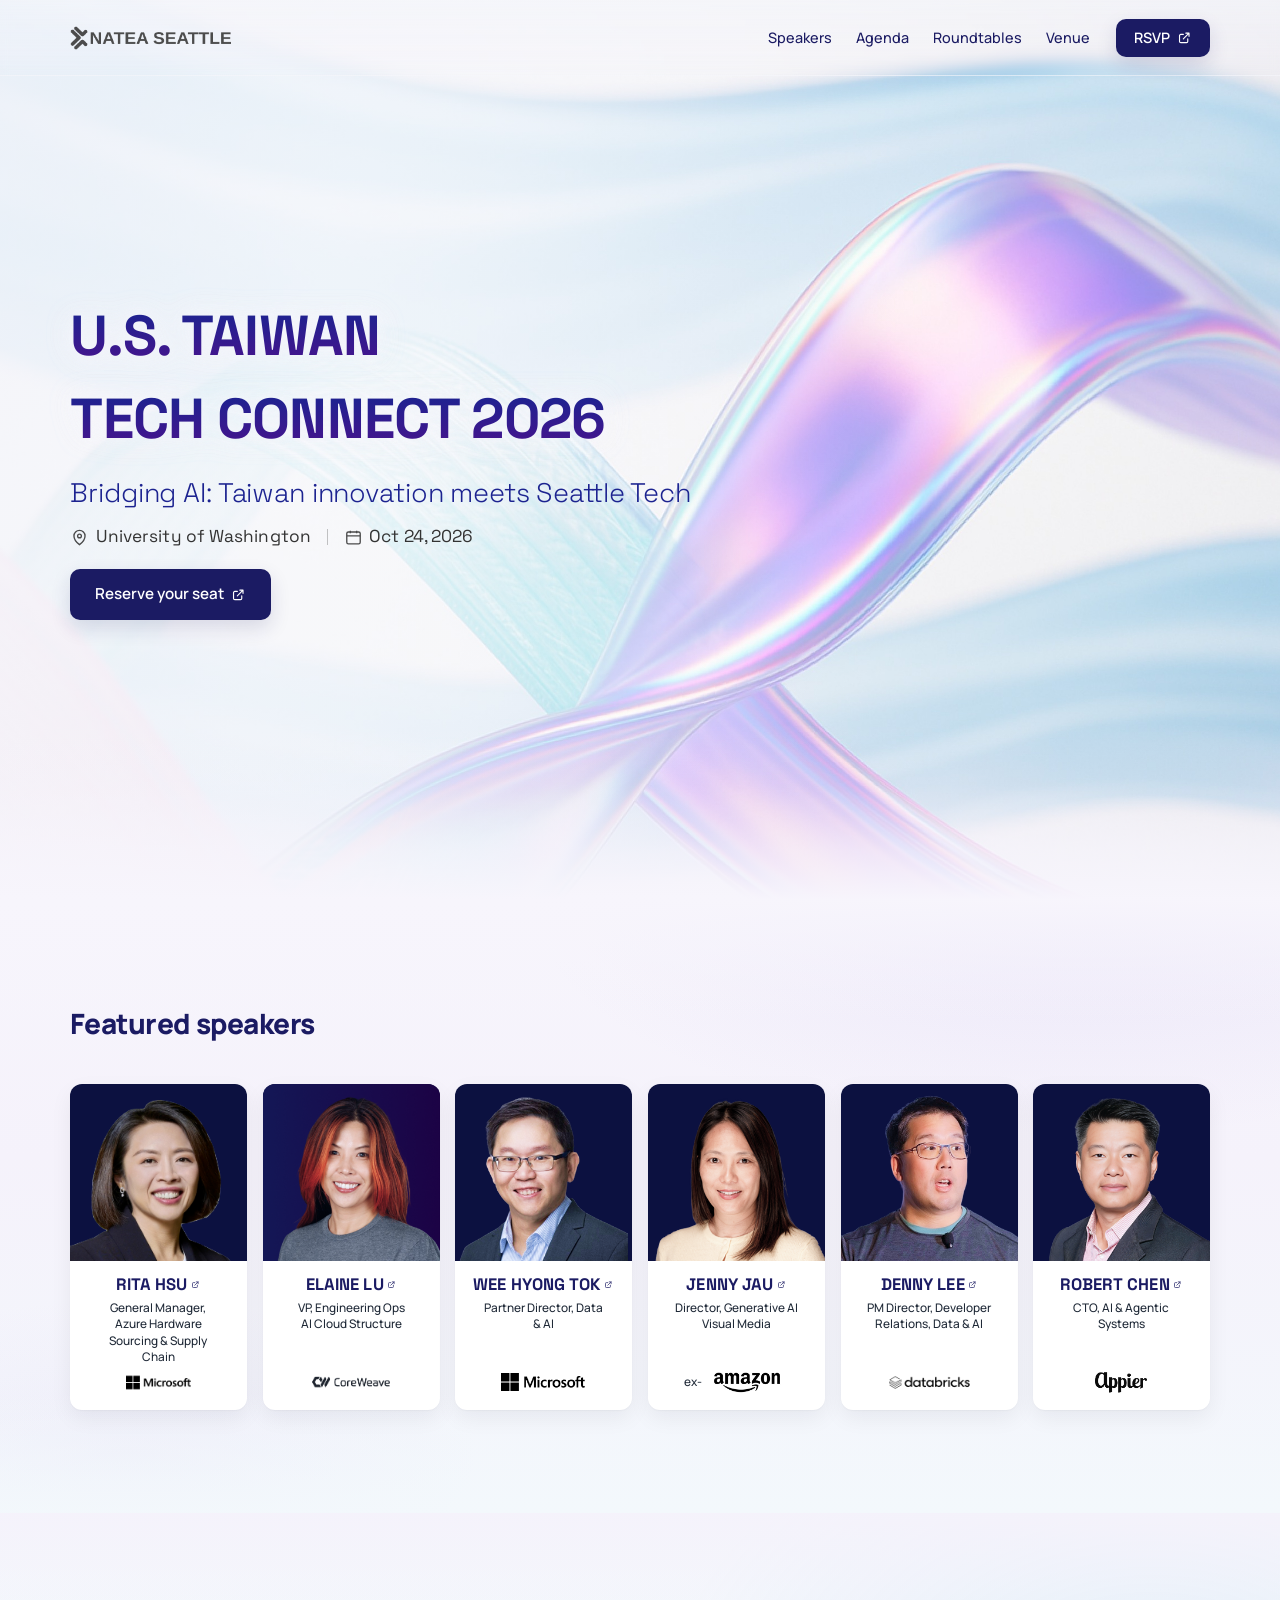
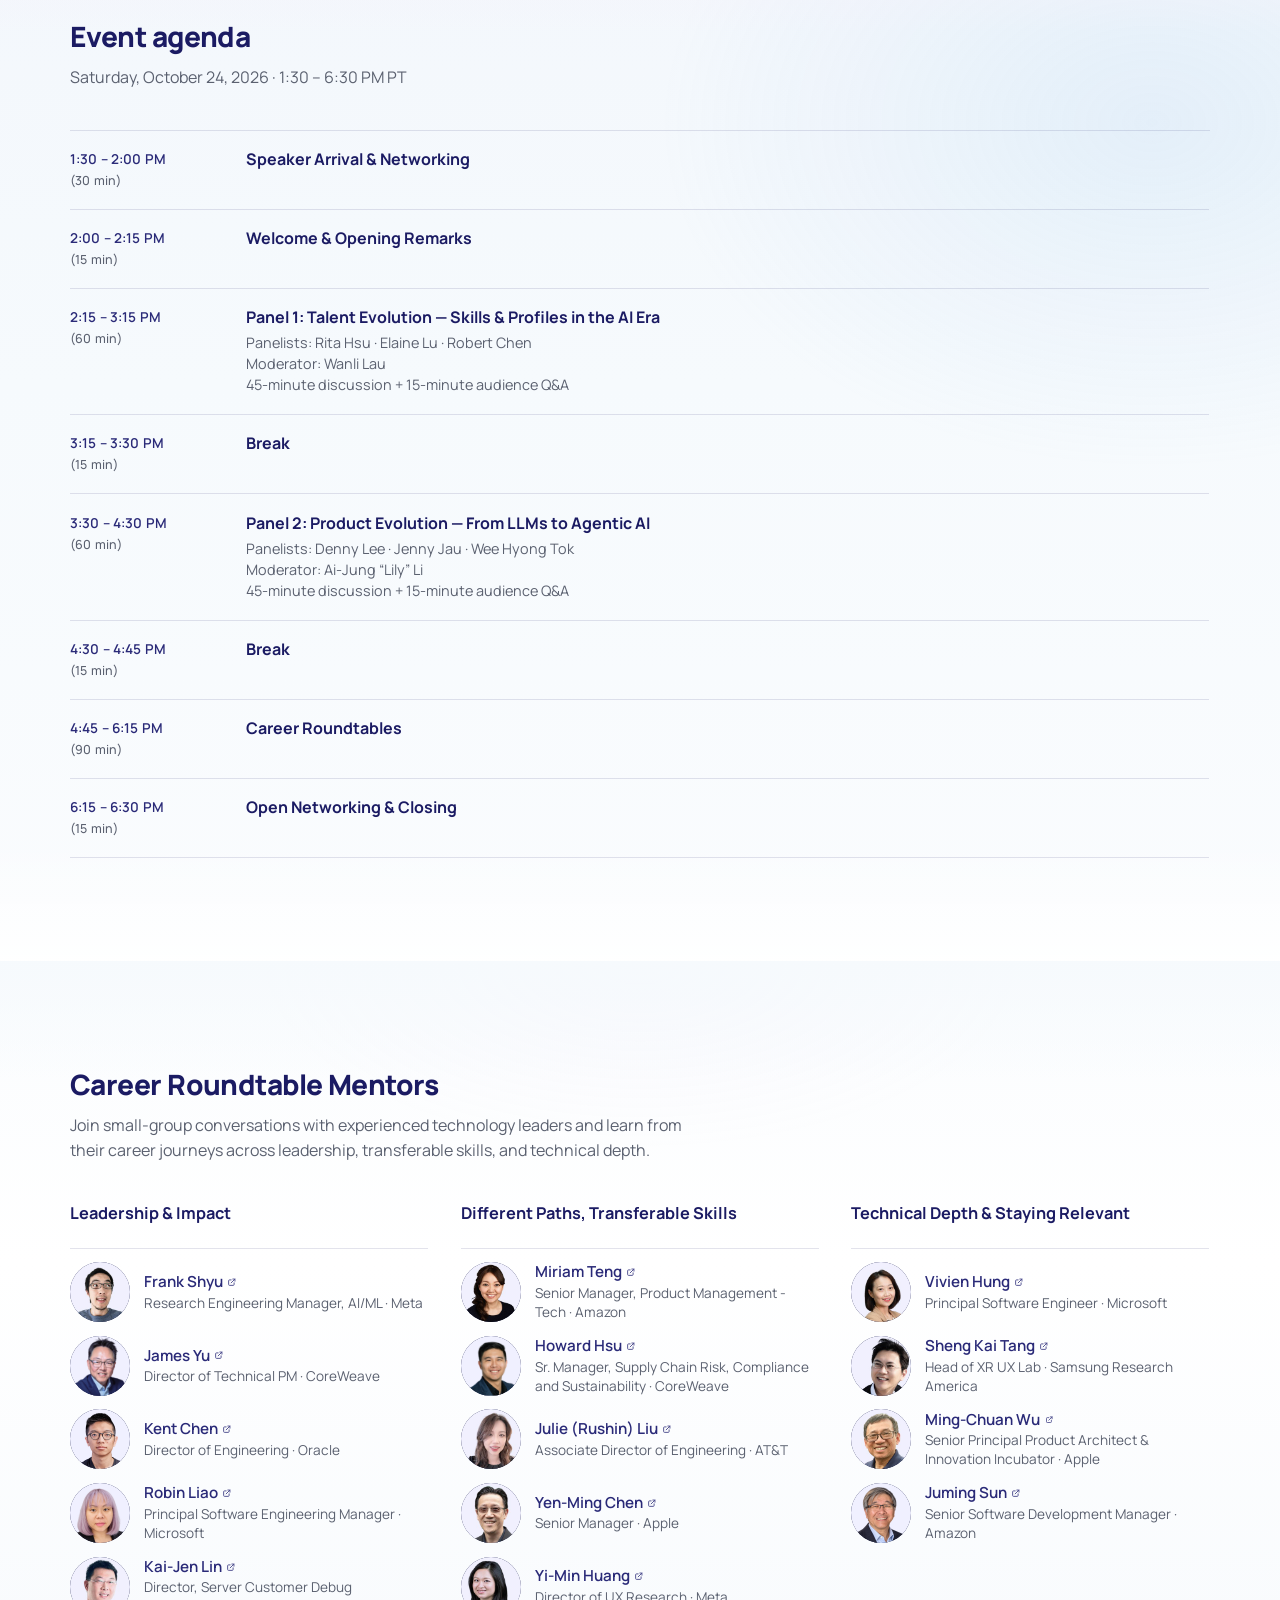
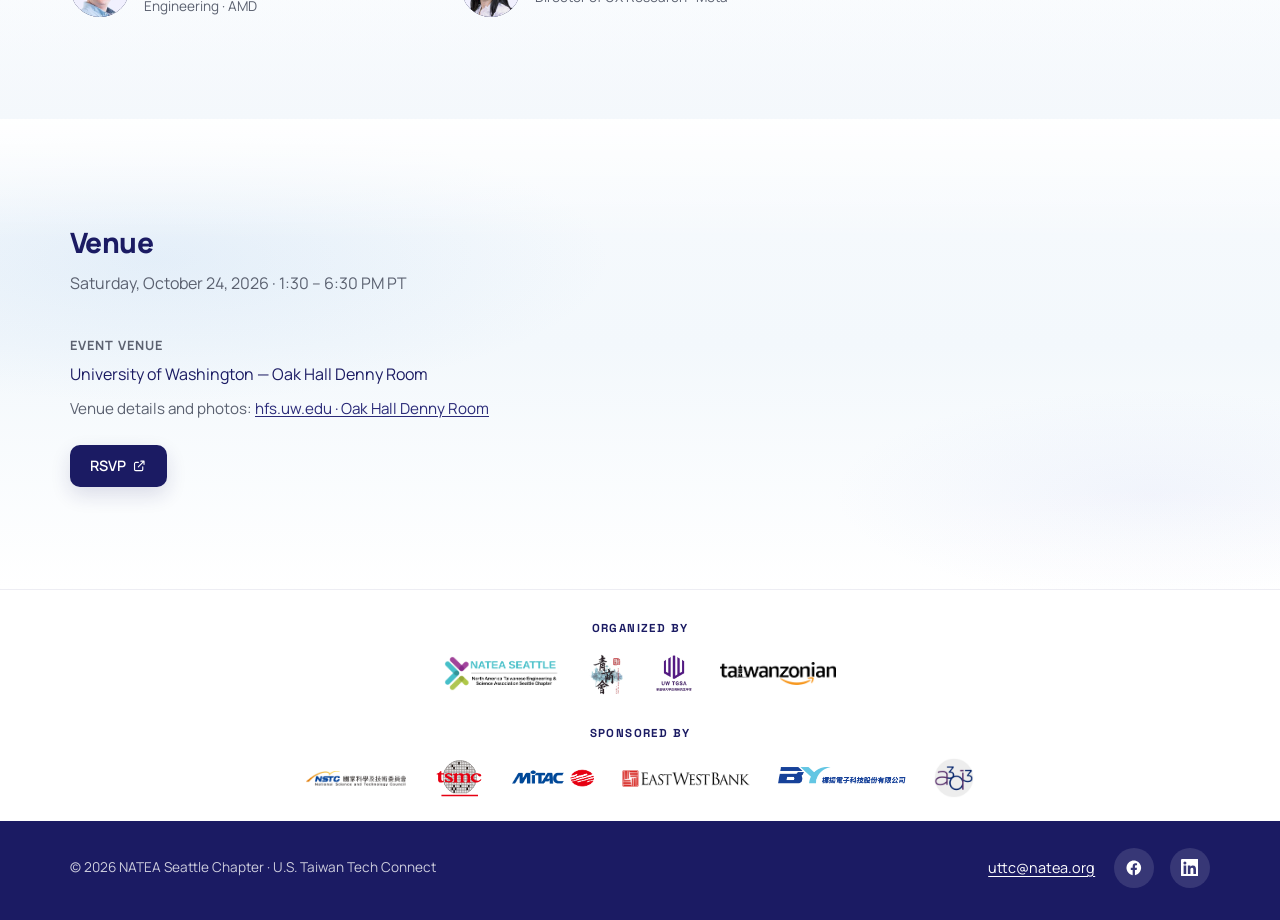
<file: index.html>
<!DOCTYPE html>
<html lang="en">
  <head>
    <meta charset="utf-8" />
    <meta name="viewport" content="width=device-width, initial-scale=1, viewport-fit=cover" />
    <title>2026 U.S. Taiwan Tech Connect · NATEA Seattle</title>
    <meta
      name="description"
      content="U.S. Taiwan Tech Connect 2026 — Bridging AI: Taiwan innovation meets Seattle Tech. Saturday, Oct 24, 2026, 1:30–6:30 PM at University of Washington — Oak Hall Denny Room. Hosted by NATEA Seattle Chapter."
    />
    <link rel="preconnect" href="https://fonts.googleapis.com" />
    <link rel="preconnect" href="https://fonts.gstatic.com" crossorigin />
    <link
      href="https://fonts.googleapis.com/css2?family=Manrope:wght@400;500;600;700;800&family=Space+Grotesk:wght@300;400;500;700&display=swap"
      rel="stylesheet"
    />
    <link rel="icon" href="assets/favicon-ribbon.png?v=20260811a" type="image/png" sizes="any" />
    <link rel="apple-touch-icon" href="assets/apple-touch-icon.png?v=20260811a" />
    <link rel="stylesheet" href="css/styles.css?v=20261002a" />
  </head>
  <body>
    <a class="skip-link" href="#main">Skip to content</a>

    <header class="site-header">
      <div class="container site-header__inner">
        <a class="brand" href="#top" aria-label="NATEA Seattle home">
          <img
            class="brand__logo"
            src="assets/NATEA%20Seattle%20Black.png?v=20260811g"
            width="259"
            height="40"
            alt="NATEA Seattle"
            decoding="async"
          />
        </a>

        <nav class="nav" aria-label="Primary">
          <a href="#speakers">Speakers</a>
          <a href="#agenda">Agenda</a>
          <a href="#roundtables">Roundtables</a>
          <a href="#venue">Venue</a>
          <a
            class="btn btn--primary btn--nav"
            href="https://www.zeffy.com/en-US/ticketing/us-taiwan-tech-connect--2026"
            target="_blank"
            rel="noopener noreferrer"
          >
            RSVP
            <svg class="btn__icon" viewBox="0 0 24 24" fill="none" aria-hidden="true">
              <path
                d="M14 5h5v5M19 5l-9 9M10 7H6a2 2 0 0 0-2 2v9a2 2 0 0 0 2 2h9a2 2 0 0 0 2-2v-4"
                stroke="currentColor"
                stroke-width="1.8"
                stroke-linecap="round"
                stroke-linejoin="round"
              />
            </svg>
          </a>
        </nav>

        <div class="site-header__actions">
          <a
            class="btn btn--primary btn--header-rsvp"
            href="https://www.zeffy.com/en-US/ticketing/us-taiwan-tech-connect--2026"
            target="_blank"
            rel="noopener noreferrer"
          >
            RSVP
            <svg class="btn__icon" viewBox="0 0 24 24" fill="none" aria-hidden="true">
              <path
                d="M14 5h5v5M19 5l-9 9M10 7H6a2 2 0 0 0-2 2v9a2 2 0 0 0 2 2h9a2 2 0 0 0 2-2v-4"
                stroke="currentColor"
                stroke-width="1.8"
                stroke-linecap="round"
                stroke-linejoin="round"
              />
            </svg>
          </a>

          <button
            class="nav-toggle"
            type="button"
            aria-expanded="false"
            aria-controls="mobile-nav"
            aria-label="Open menu"
          >
            <span class="nav-toggle__bars" aria-hidden="true">
              <span></span><span></span><span></span>
            </span>
          </button>
        </div>
      </div>

      <nav id="mobile-nav" class="nav-panel" aria-label="Mobile">
        <a href="#speakers">Speakers</a>
        <a href="#agenda">Agenda</a>
        <a href="#roundtables">Roundtables</a>
        <a href="#venue">Venue</a>
      </nav>
    </header>

    <main id="main">
      <section class="hero" id="top" aria-labelledby="hero-title">
        <!-- One photo only: canvas gently warps it (no ribbon overlay stack) -->
        <div class="hero__visual" aria-hidden="true">
          <img
            class="hero__base"
            id="hero-bg-src"
            src="assets/hero-base.jpg?v=20260811z"
            width="2880"
            height="1620"
            alt=""
            decoding="async"
            fetchpriority="high"
          />
          <canvas class="hero__waves" id="hero-waves" width="1600" height="900"></canvas>
        </div>

        <div class="container hero__inner">
          <div class="hero__copy">
            <h1 class="hero__title" id="hero-title">
              <span>U.S. TAIWAN</span>
              <span>TECH CONNECT 2026</span>
            </h1>

            <p class="hero__tagline">Bridging AI: Taiwan innovation meets Seattle Tech</p>

            <p class="hero__meta">
              <span class="hero__meta-item">
                <svg viewBox="0 0 24 24" fill="none" aria-hidden="true">
                  <path
                    d="M12 21s7-5.2 7-11a7 7 0 1 0-14 0c0 5.8 7 11 7 11Z"
                    stroke="currentColor"
                    stroke-width="1.7"
                  />
                  <circle cx="12" cy="10" r="2.35" stroke="currentColor" stroke-width="1.7" />
                </svg>
                University of Washington
              </span>
              <span class="hero__meta-sep" aria-hidden="true"></span>
              <span class="hero__meta-item">
                <svg viewBox="0 0 24 24" fill="none" aria-hidden="true">
                  <rect x="3.5" y="5" width="17" height="15" rx="2" stroke="currentColor" stroke-width="1.7" />
                  <path d="M8 3.5v3M16 3.5v3M3.5 10h17" stroke="currentColor" stroke-width="1.7" />
                </svg>
                Oct 24, 2026
              </span>
            </p>

            <a
              class="btn btn--primary btn--hero"
              href="https://www.zeffy.com/en-US/ticketing/us-taiwan-tech-connect--2026"
              target="_blank"
              rel="noopener noreferrer"
            >
              Reserve your seat
              <svg class="btn__icon" viewBox="0 0 24 24" fill="none" aria-hidden="true">
                <path
                  d="M14 5h5v5M19 5l-9 9M10 7H6a2 2 0 0 0-2 2v9a2 2 0 0 0 2 2h9a2 2 0 0 0 2-2v-4"
                  stroke="currentColor"
                  stroke-width="1.8"
                  stroke-linecap="round"
                  stroke-linejoin="round"
                />
              </svg>
            </a>
          </div>
        </div>
      </section>

      <section class="section section--speakers" id="speakers" aria-labelledby="speakers-title">
        <div class="container">
          <div class="section__head">
            <h2 class="section__title" id="speakers-title">Featured speakers</h2>
          </div>

          <ul class="speakers-grid">
            <li class="speaker">
              <div class="speaker__photo">
                <img
                  src="assets/speakers/Rita.png"
                  alt=""
                  width="310"
                  height="300"
                  loading="lazy"
                />
              </div>
              <div class="speaker__body">
                <h3 class="speaker__name">
                  <a href="https://www.linkedin.com/in/rita-hsu-11731b5/" target="_blank" rel="noopener noreferrer"
                    >Rita Hsu<span class="speaker__ext" aria-hidden="true"></span
                    ><span class="visually-hidden"> (LinkedIn)</span></a
                  >
                </h3>
                <p class="speaker__role">General Manager, Azure Hardware Sourcing & Supply Chain</p>
                <img
                  class="speaker__logo"
                  src="assets/company_logo/Frame%203.png"
                  alt="Microsoft"
                  width="150"
                  height="50"
                  loading="lazy"
                />
              </div>
            </li>
            <li class="speaker">
              <div class="speaker__photo">
                <img
                  src="assets/speakers/Elaine.png"
                  alt="Elaine Lu"
                  width="310"
                  height="300"
                  loading="lazy"
                />
              </div>
              <div class="speaker__body">
                <h3 class="speaker__name">
                  <a href="https://www.linkedin.com/in/lu-elaine" target="_blank" rel="noopener noreferrer"
                    >Elaine Lu<span class="speaker__ext" aria-hidden="true"></span
                    ><span class="visually-hidden"> (LinkedIn)</span></a
                  >
                </h3>
                <p class="speaker__role">VP, Engineering Ops<br />AI Cloud Structure</p>
                <img
                  class="speaker__logo"
                  src="assets/company_logo/CoreWeave_idDi6LLful_0%201.png"
                  alt="CoreWeave"
                  width="163"
                  height="50"
                  loading="lazy"
                />
              </div>
            </li>
            <li class="speaker">
              <div class="speaker__photo">
                <img
                  src="assets/speakers/Wee%20Hyong%20Tok%201.png"
                  alt=""
                  width="310"
                  height="300"
                  loading="lazy"
                />
              </div>
              <div class="speaker__body">
                <h3 class="speaker__name">
                  <a href="https://www.linkedin.com/in/weehyongtok" target="_blank" rel="noopener noreferrer"
                    >Wee Hyong Tok<span class="speaker__ext" aria-hidden="true"></span
                    ><span class="visually-hidden"> (LinkedIn)</span></a
                  >
                </h3>
                <p class="speaker__role">Partner Director, Data &amp; AI</p>
                <img
                  class="speaker__logo"
                  src="assets/company_logo/Group.png"
                  alt="Microsoft"
                  width="150"
                  height="32"
                  loading="lazy"
                />
              </div>
            </li>
            <li class="speaker">
              <div class="speaker__photo">
                <img
                  src="assets/speakers/Jenny%20Jau%201.png"
                  alt=""
                  width="310"
                  height="300"
                  loading="lazy"
                />
              </div>
              <div class="speaker__body">
                <h3 class="speaker__name">
                  <a href="https://www.linkedin.com/in/kaigene" target="_blank" rel="noopener noreferrer"
                    >Jenny Jau<span class="speaker__ext" aria-hidden="true"></span
                    ><span class="visually-hidden"> (LinkedIn)</span></a
                  >
                </h3>
                <p class="speaker__role">Director, Generative AI Visual Media</p>
                <span class="speaker__company" aria-label="Ex-Amazon">
                  <span class="speaker__company-label">ex-</span>
                  <img
                    class="speaker__company-logo"
                    src="assets/company_logo/amazon-logo-black-transparent%201.png"
                    alt="Amazon"
                    width="127"
                    height="38"
                    loading="lazy"
                  />
                </span>
              </div>
            </li>
            <li class="speaker">
              <div class="speaker__photo">
                <img
                  src="assets/speakers/1779147257803%201.png"
                  alt=""
                  width="310"
                  height="300"
                  loading="lazy"
                />
              </div>
              <div class="speaker__body">
                <h3 class="speaker__name">
                  <a href="https://www.linkedin.com/in/dennyglee" target="_blank" rel="noopener noreferrer"
                    >Denny Lee<span class="speaker__ext" aria-hidden="true"></span
                    ><span class="visually-hidden"> (LinkedIn)</span></a
                  >
                </h3>
                <p class="speaker__role">PM Director, Developer Relations, Data &amp; AI</p>
                <img
                  class="speaker__logo"
                  src="assets/company_logo/image%2038.png"
                  alt="Databricks"
                  width="180"
                  height="48"
                  loading="lazy"
                />
              </div>
            </li>
            <li class="speaker">
              <div class="speaker__photo">
                <img
                  src="assets/speakers/Robert%20Chen%201.png"
                  alt=""
                  width="310"
                  height="300"
                  loading="lazy"
                />
              </div>
              <div class="speaker__body">
                <h3 class="speaker__name">
                  <a
                    href="https://www.linkedin.com/in/robert-chen-13270919"
                    target="_blank"
                    rel="noopener noreferrer"
                    >Robert Chen<span class="speaker__ext" aria-hidden="true"></span
                    ><span class="visually-hidden"> (LinkedIn)</span></a
                  >
                </h3>
                <p class="speaker__role">CTO, AI &amp; Agentic Systems</p>
                <img
                  class="speaker__logo"
                  src="assets/company_logo/image%2037.png"
                  alt="Appier"
                  width="96"
                  height="40"
                  loading="lazy"
                />
              </div>
            </li>
          </ul>
        </div>
      </section>

      <section class="section section--agenda" id="agenda" aria-labelledby="agenda-title">
        <div class="container">
          <div class="section__head">
            <h2 class="section__title" id="agenda-title">Event agenda</h2>
            <p class="section__lead">
              Saturday, October 24, 2026 · 1:30 – 6:30 PM PT
            </p>
          </div>

          <ol class="agenda">
            <li class="agenda__item">
              <div class="agenda__time">1:30 – 2:00 PM<span>(30 min)</span></div>
              <div class="agenda__body">
                <h3>Speaker Arrival &amp; Networking</h3>
              </div>
            </li>
            <li class="agenda__item">
              <div class="agenda__time">2:00 – 2:15 PM<span>(15 min)</span></div>
              <div class="agenda__body">
                <h3>Welcome &amp; Opening Remarks</h3>
              </div>
            </li>
            <li class="agenda__item">
              <div class="agenda__time">2:15 – 3:15 PM<span>(60 min)</span></div>
              <div class="agenda__body">
                <h3>Panel 1: Talent Evolution — Skills &amp; Profiles in the AI Era</h3>
                <p class="speakers-line">
                  Panelists: Rita Hsu · Elaine Lu · Robert Chen<br />
                  Moderator: Wanli Lau
                </p>
                <p>45-minute discussion + 15-minute audience Q&amp;A</p>
              </div>
            </li>
            <li class="agenda__item">
              <div class="agenda__time">3:15 – 3:30 PM<span>(15 min)</span></div>
              <div class="agenda__body">
                <h3>Break</h3>
              </div>
            </li>
            <li class="agenda__item">
              <div class="agenda__time">3:30 – 4:30 PM<span>(60 min)</span></div>
              <div class="agenda__body">
                <h3>Panel 2: Product Evolution — From LLMs to Agentic AI</h3>
                <p class="speakers-line">
                  Panelists: Denny Lee · Jenny Jau · Wee Hyong Tok<br />
                  Moderator: Ai-Jung “Lily” Li
                </p>
                <p>45-minute discussion + 15-minute audience Q&amp;A</p>
              </div>
            </li>
            <li class="agenda__item">
              <div class="agenda__time">4:30 – 4:45 PM<span>(15 min)</span></div>
              <div class="agenda__body">
                <h3>Break</h3>
              </div>
            </li>
            <li class="agenda__item">
              <div class="agenda__time">4:45 – 6:15 PM<span>(90 min)</span></div>
              <div class="agenda__body">
                <h3>Career Roundtables</h3>
              </div>
            </li>
            <li class="agenda__item">
              <div class="agenda__time">6:15 – 6:30 PM<span>(15 min)</span></div>
              <div class="agenda__body">
                <h3>Open Networking &amp; Closing</h3>
              </div>
            </li>
          </ol>
        </div>
      </section>

      <section class="section section--roundtables" id="roundtables" aria-labelledby="roundtables-title">
        <div class="container">
          <div class="section__head">
            <h2 class="section__title" id="roundtables-title">Career Roundtable Mentors</h2>
            <p class="section__lead">
              Join small-group conversations with experienced technology leaders and learn from
              their career journeys across leadership, transferable skills, and technical depth.
            </p>
          </div>

          <div class="tracks">
            <article class="track">
              <h3 class="track__title">Leadership &amp; Impact</h3>
              <ul class="track__mentors">
                <li>
                  <img
                    class="track__photo"
                    src="assets/mentors/frank-shyu.jpg"
                    width="60"
                    height="60"
                    alt=""
                    loading="lazy"
                    decoding="async"
                  />
                  <div class="track__meta">
                    <span class="track__name"><a href="https://www.linkedin.com/in/frank-shyu/" target="_blank" rel="noopener noreferrer">Frank Shyu<span class="speaker__ext" aria-hidden="true"></span><span class="visually-hidden"> (LinkedIn)</span></a></span>
                    <span class="track__role"
                      >Research Engineering Manager, AI/ML · Meta</span
                    >
                  </div>
                </li>
                <li>
                  <img
                    class="track__photo"
                    src="assets/mentors/james-yu.png"
                    width="60"
                    height="60"
                    alt=""
                    loading="lazy"
                    decoding="async"
                  />
                  <div class="track__meta">
                    <span class="track__name"><a href="https://www.linkedin.com/in/jamesyu88/" target="_blank" rel="noopener noreferrer">James Yu<span class="speaker__ext" aria-hidden="true"></span><span class="visually-hidden"> (LinkedIn)</span></a></span>
                    <span class="track__role"
                      >Director of Technical PM · CoreWeave</span
                    >
                  </div>
                </li>
                <li>
                  <img
                    class="track__photo"
                    src="assets/mentors/Kent.png"
                    width="60"
                    height="60"
                    alt=""
                    loading="lazy"
                    decoding="async"
                  />
                  <div class="track__meta">
                    <span class="track__name"><a href="https://www.linkedin.com/in/kent-chen/" target="_blank" rel="noopener noreferrer">Kent Chen<span class="speaker__ext" aria-hidden="true"></span><span class="visually-hidden"> (LinkedIn)</span></a></span>
                    <span class="track__role"
                      >Director of Engineering · Oracle</span
                    >
                  </div>
                </li>
                <li>
                  <img
                    class="track__photo"
                    src="assets/mentors/Robin.png"
                    width="60"
                    height="60"
                    alt=""
                    loading="lazy"
                    decoding="async"
                  />
                  <div class="track__meta">
                    <span class="track__name"><a href="https://www.linkedin.com/in/robin-liao/" target="_blank" rel="noopener noreferrer">Robin Liao<span class="speaker__ext" aria-hidden="true"></span><span class="visually-hidden"> (LinkedIn)</span></a></span>
                    <span class="track__role"
                      >Principal Software Engineering Manager · Microsoft</span
                    >
                  </div>
                </li>
                <li>
                  <img
                    class="track__photo"
                    src="assets/mentors/kai-jen-lin.jpg"
                    width="60"
                    height="60"
                    alt=""
                    loading="lazy"
                    decoding="async"
                  />
                  <div class="track__meta">
                    <span class="track__name"><a href="https://www.linkedin.com/in/kai-jen-lin-23391711/" target="_blank" rel="noopener noreferrer">Kai-Jen Lin<span class="speaker__ext" aria-hidden="true"></span><span class="visually-hidden"> (LinkedIn)</span></a></span>
                    <span class="track__role"
                      >Director, Server Customer Debug Engineering · AMD</span
                    >
                  </div>
                </li>
              </ul>
            </article>

            <article class="track">
              <h3 class="track__title">Different Paths, Transferable Skills</h3>
              <ul class="track__mentors">
                <li>
                  <img
                    class="track__photo"
                    src="assets/mentors/miriam-teng.jpg"
                    width="60"
                    height="60"
                    alt=""
                    loading="lazy"
                    decoding="async"
                  />
                  <div class="track__meta">
                    <span class="track__name"><a href="https://www.linkedin.com/in/miriam-teng-cpa/" target="_blank" rel="noopener noreferrer">Miriam Teng<span class="speaker__ext" aria-hidden="true"></span><span class="visually-hidden"> (LinkedIn)</span></a></span>
                    <span class="track__role"
                      >Senior Manager, Product Management - Tech · Amazon</span
                    >
                  </div>
                </li>
                <li>
                  <img
                    class="track__photo"
                    src="assets/mentors/howard-hsu.png"
                    width="60"
                    height="60"
                    alt=""
                    loading="lazy"
                    decoding="async"
                  />
                  <div class="track__meta">
                    <span class="track__name"><a href="https://www.linkedin.com/in/howard-hsu-1636a8a4/" target="_blank" rel="noopener noreferrer">Howard Hsu<span class="speaker__ext" aria-hidden="true"></span><span class="visually-hidden"> (LinkedIn)</span></a></span>
                    <span class="track__role"
                      >Sr. Manager, Supply Chain Risk, Compliance and
                      Sustainability · CoreWeave</span
                    >
                  </div>
                </li>
                <li>
                  <img
                    class="track__photo"
                    src="assets/mentors/julie-liu.jpg"
                    width="60"
                    height="60"
                    alt=""
                    loading="lazy"
                    decoding="async"
                  />
                  <div class="track__meta">
                    <span class="track__name"><a href="https://www.linkedin.com/in/julieruliu/" target="_blank" rel="noopener noreferrer">Julie (Rushin) Liu<span class="speaker__ext" aria-hidden="true"></span><span class="visually-hidden"> (LinkedIn)</span></a></span>
                    <span class="track__role"
                      >Associate Director of Engineering · AT&amp;T</span
                    >
                  </div>
                </li>
                <li>
                  <img
                    class="track__photo"
                    src="assets/mentors/ym-chen.jpg"
                    width="60"
                    height="60"
                    alt=""
                    loading="lazy"
                    decoding="async"
                  />
                  <div class="track__meta">
                    <span class="track__name"><a href="https://www.linkedin.com/in/yenmingchen/" target="_blank" rel="noopener noreferrer">Yen-Ming Chen<span class="speaker__ext" aria-hidden="true"></span><span class="visually-hidden"> (LinkedIn)</span></a></span>
                    <span class="track__role">Senior Manager · Apple</span>
                  </div>
                </li>
                <li>
                  <img
                    class="track__photo"
                    src="assets/mentors/yi-min-huang.jpg"
                    width="60"
                    height="60"
                    alt=""
                    loading="lazy"
                    decoding="async"
                  />
                  <div class="track__meta">
                    <span class="track__name"><a href="https://www.linkedin.com/in/yiminhuang/" target="_blank" rel="noopener noreferrer">Yi-Min Huang<span class="speaker__ext" aria-hidden="true"></span><span class="visually-hidden"> (LinkedIn)</span></a></span>
                    <span class="track__role">Director of UX Research · Meta</span>
                  </div>
                </li>
              </ul>
            </article>

            <article class="track">
              <h3 class="track__title">Technical Depth &amp; Staying Relevant</h3>
              <ul class="track__mentors">
                <li>
                  <img
                    class="track__photo"
                    src="assets/mentors/vivien-hung.jpg"
                    width="60"
                    height="60"
                    alt=""
                    loading="lazy"
                    decoding="async"
                  />
                  <div class="track__meta">
                    <span class="track__name"><a href="https://www.linkedin.com/in/vivien-hung-1406135b/?skipRedirect=true" target="_blank" rel="noopener noreferrer">Vivien Hung<span class="speaker__ext" aria-hidden="true"></span><span class="visually-hidden"> (LinkedIn)</span></a></span>
                    <span class="track__role"
                      >Principal Software Engineer · Microsoft</span
                    >
                  </div>
                </li>
                <li>
                  <img
                    class="track__photo"
                    src="assets/mentors/sheng-kai-tang.jpg"
                    width="60"
                    height="60"
                    alt=""
                    loading="lazy"
                    decoding="async"
                  />
                  <div class="track__meta">
                    <span class="track__name"><a href="https://www.linkedin.com/in/shengkait/" target="_blank" rel="noopener noreferrer">Sheng Kai Tang<span class="speaker__ext" aria-hidden="true"></span><span class="visually-hidden"> (LinkedIn)</span></a></span>
                    <span class="track__role"
                      >Head of XR UX Lab · Samsung Research America</span
                    >
                  </div>
                </li>
                <li>
                  <img
                    class="track__photo"
                    src="assets/mentors/ming-chuan-wu.jpg"
                    width="60"
                    height="60"
                    alt=""
                    loading="lazy"
                    decoding="async"
                  />
                  <div class="track__meta">
                    <span class="track__name"><a href="https://www.linkedin.com/in/mingchuanwu/?skipRedirect=true" target="_blank" rel="noopener noreferrer">Ming-Chuan Wu<span class="speaker__ext" aria-hidden="true"></span><span class="visually-hidden"> (LinkedIn)</span></a></span>
                    <span class="track__role"
                      >Senior Principal Product Architect &amp; Innovation
                      Incubator · Apple</span
                    >
                  </div>
                </li>
                <li>
                  <img
                    class="track__photo"
                    src="assets/mentors/Juming Sun.png"
                    width="60"
                    height="60"
                    alt=""
                    loading="lazy"
                    decoding="async"
                  />
                  <div class="track__meta">
                    <span class="track__name"><a href="https://www.linkedin.com/in/jimingsun/" target="_blank" rel="noopener noreferrer">Juming Sun<span class="speaker__ext" aria-hidden="true"></span><span class="visually-hidden"> (LinkedIn)</span></a></span>
                    <span class="track__role"
                      >Senior Software Development Manager · Amazon</span
                    >
                  </div>
                </li>
              </ul>
            </article>
          </div>
        </div>
      </section>

      <section class="section section--venue" id="venue" aria-labelledby="venue-title">
        <div class="container">
          <div class="section__head">
            <h2 class="section__title" id="venue-title">Venue</h2>
            <p class="section__lead">Saturday, October 24, 2026 · 1:30 – 6:30 PM PT</p>
          </div>

          <div class="venue-grid">
            <div class="venue-block venue-block--wide">
              <h3>Event venue</h3>
              <p>University of Washington — Oak Hall Denny Room</p>
              <p>
                Venue details and photos:
                <a
                  class="venue-link"
                  href="https://hfs.uw.edu/conference-services/meeting-and-event-space/oak-hall-denny-room/"
                  target="_blank"
                  rel="noopener noreferrer"
                  >hfs.uw.edu · Oak Hall Denny Room</a
                >
              </p>
            </div>
          </div>

          <div class="venue-rsvp" style="margin-top: 1.5rem; display: flex; justify-content: flex-start;">
            <a
              class="btn btn--primary"
              href="https://www.zeffy.com/en-US/ticketing/us-taiwan-tech-connect--2026"
              target="_blank"
              rel="noopener noreferrer"
            >
              RSVP
              <svg class="btn__icon" viewBox="0 0 24 24" fill="none" aria-hidden="true">
                <path
                  d="M14 5h5v5M19 5l-9 9M10 7H6a2 2 0 0 0-2 2v9a2 2 0 0 0 2 2h9a2 2 0 0 0 2-2v-4"
                  stroke="currentColor"
                  stroke-width="1.8"
                  stroke-linecap="round"
                  stroke-linejoin="round"
                />
              </svg>
            </a>
          </div>
        </div>
      </section>
    </main>

    <footer class="site-footer">
      <div class="site-footer__organizers">
        <div class="container site-footer__organizers-inner">
          <p class="organizers__title">Organized by</p>
          <ul class="organizers">
            <li>
              <img
                src="assets/organize/NATEA%20Seattle.png"
                alt="NATEA Seattle"
                width="420"
                height="128"
                loading="lazy"
              />
            </li>
            <li>
              <img
                src="assets/organize/TJCCS.png"
                alt="TJCCS"
                width="128"
                height="128"
                loading="lazy"
              />
            </li>
            <li>
              <img
                src="assets/organize/300645621_434309935397325_9090643876086052321_n.jpg"
                alt="UW TGSA"
                width="128"
                height="128"
                loading="lazy"
              />
            </li>
            <li>
              <img
                src="assets/organize/twzn_logo.png"
                alt="TWZN"
                width="320"
                height="63"
                loading="lazy"
              />
            </li>
          </ul>
        </div>
      </div>

      <div class="site-footer__sponsors">
        <div class="container site-footer__sponsors-inner">
          <p class="sponsors__title">Sponsored by</p>
          <ul class="sponsors">
            <li>
              <img src="assets/sponsors/國科會標誌組合PNG.png" alt="National Science and Technology Council" width="400" height="130" loading="lazy" />
            </li>
            <li>
              <img src="assets/sponsors/tsmc-1.svg" alt="TSMC" width="220" height="120" loading="lazy" />
            </li>
            <li>
              <img src="assets/sponsors/mitac-logo.png" alt="MITAC" width="220" height="120" loading="lazy" />
            </li>
            <li>
              <img src="assets/sponsors/East_West_Bank_logo.svg.webp" alt="East West Bank" width="500" height="200" loading="lazy" />
            </li>
            <li>
              <img src="assets/sponsors/BY-AITech.png" alt="BY AI Tech" width="300" height="120" loading="lazy" />
            </li>
            <li>
              <img src="assets/sponsors/8SnzwN_a_400x400.jpg" alt="Sponsor" width="400" height="400" loading="lazy" />
            </li>
          </ul>
        </div>
      </div>

      <div class="site-footer__bar">
        <div class="container site-footer__inner">
          <p>© 2026 NATEA Seattle Chapter · U.S. Taiwan Tech Connect</p>
          <nav class="site-footer__meta" aria-label="Contact and social">
            <a class="site-footer__email" href="mailto:uttc@natea.org">uttc@natea.org</a>
            <a
              class="social-link"
              href="https://www.facebook.com/groups/natea.seattle"
              target="_blank"
              rel="noopener noreferrer"
              aria-label="NATEA Seattle on Facebook"
              title="Facebook"
            >
              <svg viewBox="0 0 24 24" aria-hidden="true" focusable="false">
                <path
                  fill="currentColor"
                  d="M22 12.07C22 6.51 17.52 2 12 2S2 6.51 2 12.07c0 5.02 3.66 9.18 8.44 9.93v-7.02H7.9v-2.91h2.54V9.84c0-2.5 1.49-3.89 3.77-3.89 1.09 0 2.24.2 2.24.2v2.46h-1.26c-1.24 0-1.63.77-1.63 1.56v1.87h2.78l-.44 2.91h-2.34V22c4.78-.75 8.44-4.91 8.44-9.93Z"
                />
              </svg>
            </a>
            <a
              class="social-link"
              href="https://www.linkedin.com/company/north-america-taiwanese-engineering-science-association/"
              target="_blank"
              rel="noopener noreferrer"
              aria-label="NATEA on LinkedIn"
              title="LinkedIn"
            >
              <svg viewBox="0 0 24 24" aria-hidden="true" focusable="false">
                <path
                  fill="currentColor"
                  d="M20.45 20.45h-3.56v-5.57c0-1.33-.02-3.04-1.85-3.04-1.85 0-2.14 1.45-2.14 2.94v5.67H9.35V9h3.41v1.56h.05c.48-.9 1.64-1.85 3.37-1.85 3.6 0 4.27 2.37 4.27 5.46v6.28ZM5.34 7.43a2.06 2.06 0 1 1 0-4.12 2.06 2.06 0 0 1 0 4.12ZM7.12 20.45H3.56V9h3.56v11.45ZM22.23 0H1.77C.79 0 0 .77 0 1.73v20.54C0 23.23.79 24 1.77 24h20.46c.98 0 1.77-.77 1.77-1.73V1.73C24 .77 23.21 0 22.23 0Z"
                />
              </svg>
            </a>
          </nav>
        </div>
      </div>
    </footer>

    <script src="js/main.js?v=20260826o" defer></script>
  </body>
</html>
</file>
<file: css/styles.css>
/* DESIGN.md tokens */
:root {
  --bg: #faf9fc;
  --bg-speakers: #f7f5fc;
  --bg-agenda: #f3f8fc;
  --bg-roundtables: #ffffff;
  --bg-venue: #f4f8fc;
  --bg-footer: #1b1b63;
  --bg-elevated: #ffffff;
  --ink: #1b1b63;
  --ink-soft: #2a2a78;
  --muted: #5b6170;
  --muted-icon: #8b909c;
  --logo: #1b1b63;
  --photo-bg: #0c1140;
  --divider: #1b1b63;
  --focus: #5b4fc7;
  --cta: #1b1b63;
  --cta-text: #ffffff;
  --line: rgba(27, 27, 99, 0.12);
  --font: "Manrope", ui-sans-serif, sans-serif;
  --font-display: "Space Grotesk", ui-sans-serif, sans-serif;
  --font-brand: "Helvetica Neue", Helvetica, Arial, sans-serif;
  --hero-ink: #1c2390;
  --hero-ink-mid: #52108c;
  --hero-meta: #333333;
  --space-section: clamp(3.5rem, 8vw, 6.5rem);
  --space-page-x: clamp(1.35rem, 5.5vw, 4.5rem);
  --radius-photo: 0;
  --radius-control: 10px;
  --max-width: 1180px;
  --header-h: 4.75rem;
}

*,
*::before,
*::after {
  box-sizing: border-box;
}

html {
  scroll-behavior: smooth;
}

body {
  margin: 0;
  font-family: var(--font);
  color: var(--ink);
  background:
    linear-gradient(180deg, #faf9fc 0%, #f7f5fc 30%, #f3f8fc 60%, #f4f8fc 100%);
  line-height: 1.5;
  -webkit-font-smoothing: antialiased;
  text-rendering: optimizeLegibility;
}

img {
  max-width: 100%;
  display: block;
}

a {
  color: inherit;
}

:focus-visible {
  outline: 2px solid var(--focus);
  outline-offset: 3px;
}

.skip-link {
  position: absolute;
  left: 1rem;
  top: -100px;
  z-index: 100;
  background: var(--ink);
  color: #fff;
  padding: 0.6rem 1rem;
  border-radius: var(--radius-control);
}

.skip-link:focus {
  top: 1rem;
}

/* —— Layout shell —— */
.container {
  width: min(100% - 2 * var(--space-page-x), var(--max-width));
  margin-inline: auto;
}

/* —— Header (visible once) —— */
.site-header {
  position: absolute;
  inset: 0 0 auto 0;
  z-index: 20;
  height: var(--header-h);
  background: transparent;
}

.site-header__inner {
  display: flex;
  align-items: center;
  justify-content: space-between;
  height: var(--header-h);
  gap: 0.75rem;
  position: relative;
  z-index: 2;
}

.site-header__actions {
  display: none;
  align-items: center;
  gap: 0.35rem;
  flex-shrink: 0;
  margin-left: auto;
}

.btn--header-rsvp {
  display: none;
  min-height: 34px;
  padding: 0.4rem 0.85rem;
  font-size: 0.82rem;
  border-radius: 999px;
  box-shadow: 0 6px 16px rgba(27, 27, 99, 0.16);
}

.btn--header-rsvp .btn__icon {
  width: 0.82rem;
  height: 0.82rem;
}

body.nav-open {
  overflow: hidden;
}

body.nav-open .site-header {
  background: rgba(247, 245, 252, 0.88);
  backdrop-filter: blur(10px);
}

.brand {
  display: inline-flex;
  align-items: center;
  text-decoration: none;
  line-height: 0;
  flex-shrink: 0;
}

/* Official lockup from user reference (shape fixed; recolored; transparent bg) */
.brand__logo {
  display: block;
  height: clamp(1.3rem, 2.2vw, 1.55rem);
  width: auto;
  max-width: min(200px, 56vw);
  object-fit: contain;
  object-position: left center;
}

.nav {
  display: none;
  align-items: center;
  gap: 1.5rem;
}

.nav > a:not(.btn) {
  font-size: 0.9rem;
  font-weight: 500;
  color: var(--ink);
  text-decoration: none;
}

.nav > a:not(.btn):hover {
  opacity: 0.75;
}

.nav-toggle {
  display: inline-flex;
  align-items: center;
  justify-content: center;
  width: 44px;
  height: 44px;
  border: 0;
  background: transparent;
  color: var(--ink);
  cursor: pointer;
  padding: 0;
}

.nav-toggle__bars {
  width: 20px;
  height: 14px;
  display: flex;
  flex-direction: column;
  justify-content: space-between;
}

.nav-toggle__bars span {
  display: block;
  height: 2px;
  background: currentColor;
  border-radius: 1px;
}

.nav-panel {
  display: none;
  position: absolute;
  top: var(--header-h);
  left: 0;
  right: 0;
  z-index: 1;
  background: #faf9fc;
  border-bottom: 1px solid var(--line);
  padding: 0.5rem var(--space-page-x) 1.35rem;
  flex-direction: column;
  gap: 0.15rem;
  box-shadow: 0 12px 28px rgba(27, 27, 99, 0.1);
}

.nav-panel a {
  display: block;
  padding: 0.75rem 0.25rem;
  text-decoration: none;
  color: var(--ink);
  font-weight: 500;
}

.nav-panel.is-open {
  display: flex;
}

.btn {
  display: inline-flex;
  align-items: center;
  justify-content: center;
  gap: 0.4rem;
  min-height: 40px;
  padding: 0.55rem 1.15rem;
  border-radius: 10px;
  border: 1px solid transparent;
  font: inherit;
  font-weight: 600;
  font-size: 0.9rem;
  text-decoration: none;
  cursor: pointer;
  transition: background 0.25s ease, transform 0.25s ease, box-shadow 0.25s ease;
}

.btn__icon {
  width: 0.95rem;
  height: 0.95rem;
  flex-shrink: 0;
}

.btn--primary {
  background: var(--cta);
  color: var(--cta-text);
  box-shadow: 0 8px 20px rgba(27, 27, 99, 0.14);
}

.btn--primary:hover {
  background: #14145a;
  transform: translateY(-1px);
  box-shadow: 0 12px 26px rgba(27, 27, 99, 0.2);
}

.btn--nav {
  min-height: 38px;
  padding: 0.45rem 1.05rem;
  margin-left: 0.15rem;
}

.btn--hero {
  margin-top: 1.4rem;
  min-height: 48px;
  padding: 0.8rem 1.4rem;
}

@media (min-width: 900px) {
  .site-header {
    position: fixed;
    inset: 0 0 auto 0;
    background: linear-gradient(
      180deg,
      rgba(245, 246, 251, 0.62) 0%,
      rgba(247, 245, 252, 0.28) 72%,
      rgba(247, 245, 252, 0) 100%
    );
    backdrop-filter: blur(4px);
    -webkit-backdrop-filter: blur(4px);
    border-bottom: 1px solid transparent;
    transform: translateY(0);
    transition:
      transform 0.32s cubic-bezier(0.22, 1, 0.36, 1),
      background 0.25s ease,
      border-color 0.25s ease,
      backdrop-filter 0.25s ease;
    will-change: transform;
  }

  .site-header.is-scrolled {
    background: rgba(255, 255, 255, 0.9);
    backdrop-filter: blur(10px);
    -webkit-backdrop-filter: blur(10px);
    border-bottom-color: rgba(27, 27, 99, 0.06);
  }

  .site-header.is-hidden {
    transform: translateY(calc(-1 * var(--header-h) - 1px));
  }

  .nav {
    display: flex;
  }
  .site-header__actions {
    display: none !important;
  }
  .nav-toggle {
    display: none;
  }
  .nav-panel {
    display: none !important;
  }
}

@media (max-width: 899px) {
  html {
    background: #f5f6fb;
    scroll-behavior: auto;
  }

  .site-header {
    position: fixed;
    inset: 0 0 auto 0;
    min-height: calc(var(--header-h) + env(safe-area-inset-top, 0px));
    padding-top: env(safe-area-inset-top, 0px);
    background: linear-gradient(
      180deg,
      #f5f6fb 0%,
      rgba(245, 246, 251, 0.94) calc(env(safe-area-inset-top, 0px) + 0.35rem),
      rgba(247, 245, 252, 0.72) 72%,
      rgba(247, 245, 252, 0) 100%
    );
    border-bottom: 1px solid transparent;
    box-shadow: none;
    transform: translateY(0);
    transition: transform 0.2s cubic-bezier(0.22, 1, 0.36, 1);
    will-change: transform;
  }

  .site-header.is-instant {
    transition: none;
  }

  .site-header.is-scrolled {
    background: rgba(247, 245, 252, 0.96);
    border-bottom-color: rgba(27, 27, 99, 0.05);
  }

  .site-header.is-hidden {
    transform: translateY(calc(-1 * var(--header-h) - env(safe-area-inset-top, 0px) - 1px));
  }

  .nav-panel {
    top: calc(var(--header-h) + env(safe-area-inset-top, 0px));
  }

  body.nav-open .site-header {
    background: rgba(247, 245, 252, 0.98);
    backdrop-filter: none;
    -webkit-backdrop-filter: none;
  }

  .site-header__actions {
    display: flex;
  }

  .btn--header-rsvp {
    display: inline-flex;
  }

  .nav-toggle {
    flex-shrink: 0;
  }

  .brand__logo {
    max-width: min(9.5rem, 42vw);
  }

  .hero__waves {
    transform: translateZ(0);
  }

  .section--speakers {
    padding-top: clamp(1.5rem, 4vw, 2.25rem);
  }

  /* Opacity-only, early trigger — no translateY hole / blank flash on scroll up */
  .reveal {
    opacity: 0;
    transform: none;
    transition: opacity 0.2s ease-out;
    will-change: opacity;
  }

  .reveal.is-in {
    opacity: 1;
    will-change: auto;
  }
}

/* —— Hero: single full-bleed photo, soft canvas warp (no stacked ribbon plate) —— */
.hero {
  position: relative;
  min-height: min(100svh, 900px);
  /* Clip media only via .hero__visual — keep type from being cropped */
  overflow: visible;
  isolation: isolate;
  /* Match photo paper so no flat “底色破口” if media lags */
  background:
    radial-gradient(ellipse 70% 55% at 72% 42%, #e9eef8 0%, transparent 58%),
    linear-gradient(180deg, #f5f6fb 0%, #f7f5fc 72%, #f7f5fc 100%);
  margin: 0;
  padding: 0;
}

.hero__visual {
  position: absolute;
  inset: 0;
  z-index: 0;
  pointer-events: none;
  overflow: hidden;
}

.hero__visual::after {
  content: "";
  position: absolute;
  left: 0;
  right: 0;
  bottom: 0;
  height: clamp(5rem, 18vw, 11rem);
  z-index: 3;
  pointer-events: none;
  /* Long soft handoff into speakers lilac — no hard seam */
  background: linear-gradient(
    180deg,
    rgba(247, 245, 252, 0) 0%,
    rgba(247, 245, 252, 0.2) 35%,
    rgba(247, 245, 252, 0.72) 72%,
    #f7f5fc 100%
  );
}

.hero__base,
.hero__waves {
  position: absolute;
  left: -4%;
  top: -4%;
  width: 108%;
  height: 108%;
  max-width: none;
}

.hero__base {
  z-index: 0;
  object-fit: cover;
  object-position: 62% 48%;
  user-select: none;
  -webkit-user-drag: none;
  image-rendering: auto;
}

@media (min-width: 901px) {
  .hero__base {
    object-position: 67% 46%;
  }

  .hero__visual::before {
    content: "";
    position: absolute;
    inset: 0;
    z-index: 2;
    pointer-events: none;
    background: linear-gradient(
      102deg,
      rgba(245, 246, 251, 0.78) 0%,
      rgba(245, 246, 251, 0.42) 36%,
      rgba(247, 245, 252, 0.14) 56%,
      rgba(247, 245, 252, 0) 70%
    );
  }
}

.hero__waves {
  display: block;
  z-index: 1;
  opacity: 0;
  transition: opacity 0.45s ease;
  left: 0;
  top: 0;
  width: 100%;
  height: 100%;
}

.hero.is-warping .hero__base {
  opacity: 0;
  visibility: hidden;
}

.hero.is-warping .hero__waves {
  opacity: 1;
}

.hero__inner {
  position: relative;
  z-index: 1;
  min-height: min(100svh, 900px);
  display: flex;
  align-items: center;
  padding: calc(var(--header-h) + 1rem) 0 5rem;
}

.hero__copy {
  max-width: min(46rem, 58%);
  width: 100%;
  display: flex;
  flex-direction: column;
  align-items: flex-start;
  min-width: 0;
  overflow: visible;
  position: relative;
  z-index: 2;
}

.hero__title {
  margin: 0;
  font-family: var(--font-display);
  /* Sized so two nowrap lines fit inside copy — avoid hero crop */
  font-size: clamp(2.1rem, 4.8vw, 4.75rem);
  font-weight: 700;
  font-style: normal;
  line-height: 1.28;
  letter-spacing: -0.015em;
  text-transform: uppercase;
  max-width: 100%;
  overflow: visible;
  padding-block: 0.04em 0.08em;
}

.hero__title span {
  display: inline-block;
  width: fit-content;
  max-width: 100%;
  white-space: nowrap;
  padding-block: 0.1em;
  background: linear-gradient(180deg, #1c2390 19.23%, #52108c 100%);
  -webkit-background-clip: text;
  background-clip: text;
  color: transparent;
  -webkit-text-fill-color: transparent;
  -webkit-box-decoration-break: clone;
  box-decoration-break: clone;
}

@media (min-width: 901px) {
  .hero__title span {
    filter: drop-shadow(0 0 14px rgba(247, 245, 252, 0.85))
      drop-shadow(0 0 6px rgba(245, 246, 251, 0.65));
  }
}

.hero__tagline {
  margin: 0.7rem 0 0;
  max-width: 100%;
  font-family: var(--font-display);
  font-size: clamp(1.05rem, 2.1vw, 2.35rem);
  font-weight: 300;
  font-style: normal;
  line-height: 1.25;
  letter-spacing: -0.005em;
  color: var(--hero-ink);
  white-space: normal; /* never clip the supporting line */
}

.hero__meta {
  display: flex;
  flex-wrap: wrap;
  align-items: center;
  gap: 0.55rem 1rem;
  margin: 1rem 0 0;
  padding: 0;
  font-family: var(--font-display);
  font-size: clamp(0.95rem, 1.35vw, 1.65rem);
  font-weight: 400;
  line-height: 1.25;
  letter-spacing: 0.005em;
  color: var(--hero-meta);
}

.hero__meta-item {
  display: inline-flex;
  align-items: center;
  gap: 0.4rem;
}

.hero__meta-item svg {
  width: 1.1em;
  height: 1.1em;
  flex-shrink: 0;
  color: var(--hero-meta);
  opacity: 0.88;
}

.hero__meta-sep {
  width: 1px;
  height: 0.95em;
  background: var(--hero-meta);
  opacity: 0.28;
  flex-shrink: 0;
}

.btn--hero {
  margin-top: 1.35rem;
  min-height: 48px;
  padding: 0.8rem 1.5rem;
  font-size: 0.95rem;
  border-radius: 10px;
}

/* Tablet / phone: landscape ribbon like desktop — fuller hero, compact speakers */
@media (max-width: 900px) {
  .hero {
    min-height: clamp(28rem, 86vw, 88svh);
    /* Clip ribbons in .hero__visual only — keep title from being cropped */
    overflow: visible;
  }

  .hero__visual::before {
    content: "";
    position: absolute;
    inset: 0;
    z-index: 2;
    pointer-events: none;
    background: linear-gradient(
      102deg,
      rgba(245, 246, 251, 0.86) 0%,
      rgba(245, 246, 251, 0.42) 38%,
      rgba(247, 245, 252, 0.12) 58%,
      rgba(247, 245, 252, 0) 72%
    );
  }

  .hero__inner {
    min-height: clamp(28rem, 86vw, 88svh);
    align-items: center;
    padding: calc(var(--header-h) + env(safe-area-inset-top, 0px) + 0.85rem) 0 2.25rem;
  }

  .hero__copy {
    max-width: min(100%, 26rem);
  }

  .hero__title {
    font-size: clamp(1.9rem, 6.4vw, 2.85rem);
    line-height: 1.24;
    padding-block: 0.06em 0.1em;
  }

  .hero__title span {
    white-space: normal;
    padding-block: 0.08em;
    filter: none;
  }

  .hero__tagline {
    font-size: clamp(1rem, 3.4vw, 1.35rem);
    line-height: 1.3;
    max-width: 22rem;
  }

  .hero__meta {
    font-size: clamp(0.92rem, 2.6vw, 1.1rem);
  }

  .hero__meta-sep {
    display: none;
  }

  .hero__base,
  .hero__waves {
    left: -6%;
    top: -6%;
    width: 112%;
    height: 112%;
  }

  .hero.is-warping .hero__waves {
    left: 0;
    top: 0;
    width: 100%;
    height: 100%;
  }

  .hero__base {
    object-fit: cover;
    object-position: 58% 40%;
  }

  .hero__visual::after {
    height: clamp(4.5rem, 20vw, 9rem);
  }
}

/* 7-inch tablet / small landscape: keep TECH CONNECT 2026 fully readable */
@media (min-width: 601px) and (max-width: 900px) {
  .hero__copy {
    max-width: min(100%, 36rem);
  }

  .hero__title {
    font-size: clamp(1.75rem, 4.6vw, 2.45rem);
    line-height: 1.26;
  }

  .hero__title span:last-child {
    max-width: 100%;
    overflow: visible;
  }
}

@media (max-width: 767px) {
  .hero {
    min-height: clamp(26rem, 96vw, 86svh);
  }

  .hero__inner {
    min-height: clamp(26rem, 96vw, 86svh);
    align-items: center;
    padding: calc(var(--header-h) + env(safe-area-inset-top, 0px) + 0.65rem) 0 2.25rem;
  }

  .hero__copy {
    max-width: min(100%, 20rem);
  }

  .hero__title {
    font-size: clamp(1.55rem, 7vw, 2.2rem);
    letter-spacing: -0.02em;
  }

  .hero__tagline {
    margin-top: 0.45rem;
    font-size: clamp(0.9rem, 3.8vw, 1.08rem);
    max-width: 18rem;
  }

  .hero__meta {
    margin-top: 0.7rem;
    gap: 0.35rem 0.7rem;
    font-size: 0.88rem;
  }

  .btn--hero {
    margin-top: 1rem;
    min-height: 44px;
    padding: 0.7rem 1.2rem;
    font-size: 0.9rem;
    width: auto;
    max-width: none;
  }

  .hero__base,
  .hero__waves {
    left: -8%;
    top: -8%;
    width: 116%;
    height: 116%;
  }

  .hero.is-warping .hero__waves {
    left: 0;
    top: 0;
    width: 100%;
    height: 100%;
  }

  .hero__base {
    object-position: 56% 38%;
  }

  .brand__logo {
    height: 1.25rem;
    max-width: 52vw;
  }

  /* Compact speaker cards on phone */
  .speakers-grid {
    grid-template-columns: repeat(3, minmax(0, 1fr));
    gap: 0.45rem;
  }

  .speaker {
    border-radius: 8px;
    box-shadow: 0 1px 2px rgba(15, 23, 42, 0.04), 0 3px 10px rgba(15, 23, 42, 0.045);
  }

  .speaker__photo {
    aspect-ratio: 1 / 1.05;
  }

  .speaker__body {
    gap: 0.12rem;
    padding: 0.4rem 0.2rem 0.5rem;
    min-height: 0;
  }

  .speaker__name {
    font-size: clamp(0.55rem, 2.2vw, 0.68rem);
    letter-spacing: 0;
    line-height: 1.1;
  }

  .speaker__ext {
    width: 0.42rem;
    height: 0.42rem;
  }

  .speaker__role {
    font-size: 0.55rem;
    line-height: 1.25;
    max-width: 14ch;
  }

  .speaker__logo {
    width: 2.75rem;
    height: 0.8rem;
    margin-top: 0.15rem;
  }
}

@media (max-width: 380px) {
  .hero {
    min-height: clamp(24rem, 100vw, 82svh);
  }

  .hero__inner {
    min-height: clamp(24rem, 100vw, 82svh);
  }

  .hero__title {
    font-size: 1.4rem;
  }

  .hero__tagline {
    font-size: 0.85rem;
    max-width: 100%;
  }

  .hero__copy {
    max-width: 100%;
  }

  .speakers-grid {
    gap: 0.35rem;
  }

  .speaker__body {
    padding: 0.32rem 0.15rem 0.42rem;
  }

  .speaker__name {
    font-size: 0.52rem;
  }

  .speaker__role {
    font-size: 0.5rem;
    max-width: 12ch;
  }

  .speaker__logo {
    width: 2.4rem;
    height: 0.7rem;
  }
}

/* Mid desktop: wrap before title overflows the copy column */
@media (min-width: 901px) {
  .hero__title {
    font-size: clamp(2rem, 4.4vw, 4.55rem);
  }

  .hero__title span {
    white-space: nowrap;
  }
}

@media (max-width: 1100px) and (min-width: 901px) {
  .hero__title {
    font-size: clamp(2rem, 4.2vw, 3.4rem);
  }

  .hero__title span {
    white-space: normal;
  }

  .hero__copy {
    max-width: min(40rem, 62%);
  }
}

@media (min-width: 1200px) {
  .hero__copy {
    max-width: min(54rem, 68%);
  }
}

/* Large desktop: nowrap title must fit copy column — avoid clipping “2026” */
@media (min-width: 1400px) {
  .hero__copy {
    max-width: min(56rem, 72%);
  }

  .hero__title {
    font-size: clamp(2rem, 3.65vw, 4.3rem);
  }

  .hero__title span {
    max-width: none;
    padding-inline-end: 0.08em;
  }
}

@media (prefers-reduced-motion: reduce) {
  .hero__waves {
    display: none;
  }

  .hero.is-warping .hero__base {
    opacity: 1;
    visibility: visible;
  }

  .btn--primary:hover {
    transform: none;
  }
}

/* —— Sections: shared bleed + soft gradient handoff between blocks —— */
.section {
  position: relative;
  padding: var(--space-section) 0;
  isolation: isolate;
}

/* Soft vertical color bridges so sections read as one continuous field */
.section::before,
.section::after {
  content: "";
  position: absolute;
  left: 0;
  right: 0;
  height: clamp(4.5rem, 10vw, 7.5rem);
  pointer-events: none;
  z-index: 0;
}

.section::before {
  top: 0;
  background: linear-gradient(
    180deg,
    var(--bridge-from, transparent) 0%,
    transparent 100%
  );
}

.section::after {
  bottom: 0;
  background: linear-gradient(
    180deg,
    transparent 0%,
    var(--bridge-to, transparent) 100%
  );
}

.section > .container {
  position: relative;
  z-index: 1;
}

.section--speakers {
  margin-top: 0;
  /* Soft lilac paper — continues hero atmosphere */
  --bridge-from: rgba(247, 245, 252, 0.98);
  --bridge-to: rgba(243, 248, 252, 0.9);
  background:
    radial-gradient(ellipse 80% 70% at 85% 0%, rgba(168, 150, 230, 0.14) 0%, transparent 55%),
    radial-gradient(ellipse 55% 50% at 10% 90%, rgba(200, 180, 230, 0.12) 0%, transparent 50%),
    linear-gradient(180deg, #f7f5fc 0%, #f5f2fb 42%, #f3f7fc 100%);
}

.section--agenda {
  --bridge-from: rgba(245, 242, 251, 0.9);
  --bridge-to: rgba(255, 255, 255, 0.95);
  background:
    radial-gradient(ellipse 70% 60% at 90% 20%, rgba(140, 190, 235, 0.16) 0%, transparent 55%),
    linear-gradient(180deg, #f3f7fc 0%, #f6fafd 45%, #fafcfe 100%);
}

.section--roundtables {
  --bridge-from: rgba(246, 250, 253, 0.95);
  --bridge-to: rgba(244, 248, 252, 0.95);
  background:
    radial-gradient(ellipse 60% 50% at 50% 0%, rgba(220, 200, 240, 0.08) 0%, transparent 50%),
    linear-gradient(180deg, #fafcfe 0%, #ffffff 40%, #f7fafd 100%);
}

.section--venue {
  --bridge-from: rgba(255, 255, 255, 0.95);
  --bridge-to: rgba(255, 255, 255, 0.2);
  background:
    radial-gradient(ellipse 65% 55% at 12% 30%, rgba(140, 185, 230, 0.16) 0%, transparent 55%),
    radial-gradient(ellipse 50% 45% at 90% 80%, rgba(160, 175, 235, 0.1) 0%, transparent 50%),
    linear-gradient(180deg, #f7fafd 0%, #f3f8fc 48%, #ffffff 100%);
}

.section__head {
  margin-bottom: clamp(1.75rem, 4vw, 2.5rem);
  max-width: 40rem;
}

.section__title {
  margin: 0 0 0.5rem;
  font-size: clamp(1.35rem, 2.5vw, 1.75rem);
  font-weight: 800;
  letter-spacing: -0.02em;
  color: var(--ink);
  text-wrap: balance;
}

.section__lead {
  margin: 0;
  color: var(--muted);
  font-size: 1rem;
  line-height: 1.55;
}

.visually-hidden {
  position: absolute;
  width: 1px;
  height: 1px;
  padding: 0;
  margin: -1px;
  overflow: hidden;
  clip: rect(0, 0, 0, 0);
  white-space: nowrap;
  border: 0;
}

/* —— Speakers (card grid) —— */
.speakers-grid {
  display: grid;
  grid-template-columns: repeat(2, minmax(0, 1fr));
  gap: 1rem;
  list-style: none;
  margin: 0;
  padding: 0;
}

.speaker {
  display: flex;
  flex-direction: column;
  background: #fff;
  border-radius: 12px;
  overflow: hidden;
  box-shadow: 0 1px 2px rgba(15, 23, 42, 0.04), 0 8px 22px rgba(15, 23, 42, 0.06);
  text-align: center;
}

/* remove old speaker-only opacity animation; use shared reveal below */

.speaker__photo {
  aspect-ratio: 1;
  background: var(--photo-bg);
  overflow: hidden;
  margin: 0;
  border-radius: 0;
}

.speaker__photo img {
  width: 100%;
  height: 100%;
  object-fit: cover;
  object-position: center top;
}

.speaker__body {
  display: flex;
  flex-direction: column;
  align-items: center;
  gap: 0.35rem;
  flex-grow: 1;
  padding: 0.9rem 0.5rem 1.05rem;
  min-height: 7.25rem;
  width: 100%;
  min-width: 0;
}

.speaker__name {
  margin: 0;
  width: 100%;
  min-width: 0;
  font-family: var(--font-display);
  /* Larger, but still one line for longest name (Wee Hyong Tok) */
  font-size: clamp(0.78rem, 0.7vw + 0.48rem, 1.05rem);
  font-weight: 700;
  font-style: normal;
  letter-spacing: 0.005em;
  text-transform: uppercase;
  text-align: center;
  color: var(--ink);
  line-height: 1.15;
}

.speaker__name a {
  display: inline-flex;
  align-items: center;
  justify-content: center;
  gap: 0.2rem;
  max-width: 100%;
  color: inherit;
  text-decoration: none;
  white-space: nowrap;
  transition: color 0.2s ease;
}

.speaker__name a:hover,
.speaker__name a:focus-visible {
  color: var(--ink-soft);
}

.speaker__ext {
  display: inline-block;
  width: 0.62rem;
  height: 0.62rem;
  flex-shrink: 0;
  background: currentColor;
  -webkit-mask: url("data:image/svg+xml,%3Csvg xmlns='http://www.w3.org/2000/svg' viewBox='0 0 24 24' fill='none'%3E%3Cpath d='M14 5h5v5M19 5l-9 9M10 7H6a2 2 0 0 0-2 2v9a2 2 0 0 0 2 2h9a2 2 0 0 0 2-2v-4' stroke='black' stroke-width='2.2' stroke-linecap='round' stroke-linejoin='round'/%3E%3C/svg%3E") center / contain no-repeat;
  mask: url("data:image/svg+xml,%3Csvg xmlns='http://www.w3.org/2000/svg' viewBox='0 0 24 24' fill='none'%3E%3Cpath d='M14 5h5v5M19 5l-9 9M10 7H6a2 2 0 0 0-2 2v9a2 2 0 0 0 2 2h9a2 2 0 0 0 2-2v-4' stroke='black' stroke-width='2.2' stroke-linecap='round' stroke-linejoin='round'/%3E%3C/svg%3E") center / contain no-repeat;
  opacity: 0.85;
}

.speaker__role {
  margin: 0;
  font-size: 0.74rem;
  font-weight: 500;
  color: #1f2937;
  line-height: 1.4;
  max-width: 18ch;
  text-align: center;
}

.speaker__company {
  display: flex;
  align-items: center;
  justify-content: center;
  gap: 0.2rem;
  margin: auto auto 0;
  font-family: var(--font);
  font-size: 0.74rem;
  font-weight: 500;
  line-height: 1;
  color: #1f2937;
  text-align: center;
}

.speaker__company-label {
  font: inherit;
  color: inherit;
  display: inline-block;
  line-height: 1;
}

.speaker__company-logo {
  display: block;
  width: 5.25rem;
  height: 1.35rem;
  max-width: 100%;
  margin: 0;
  object-fit: contain;
  object-position: center;
  flex-shrink: 0;
}

.speaker__logo {
  display: block;
  /* Uniform frame so every company mark reads at the same scale */
  width: 5.25rem;
  height: 1.35rem;
  max-width: 100%;
  margin: auto auto 0;
  object-fit: contain;
  object-position: center;
  flex-shrink: 0;
}

@media (min-width: 768px) {
  .speakers-grid {
    grid-template-columns: repeat(3, minmax(0, 1fr));
    gap: 1.15rem;
  }
}

@media (min-width: 1100px) {
  .speakers-grid {
    grid-template-columns: repeat(6, minmax(0, 1fr));
    gap: 1rem;
  }
}

/* —— Agenda —— */
.agenda {
  margin: 0;
  padding: 0;
  list-style: none;
  border-top: 1px solid var(--line);
}

.agenda__item {
  display: grid;
  gap: 0.35rem 1.5rem;
  padding: 1.15rem 0;
  border-bottom: 1px solid var(--line);
}

.agenda__time {
  font-size: 0.85rem;
  font-weight: 600;
  color: var(--ink-soft);
  letter-spacing: 0.01em;
  white-space: nowrap;
}

.agenda__time span {
  display: block;
  font-weight: 500;
  color: var(--muted);
  font-size: 0.78rem;
  margin-top: 0.15rem;
}

.agenda__body h3 {
  margin: 0 0 0.25rem;
  font-size: 1rem;
  font-weight: 700;
  color: var(--ink);
  line-height: 1.35;
}

.agenda__body p {
  margin: 0;
  font-size: 0.9rem;
  color: var(--muted);
  line-height: 1.45;
}

.agenda__body .speakers-line {
  margin-top: 0.25rem;
}

@media (min-width: 768px) {
  .agenda__item {
    grid-template-columns: 9.5rem minmax(0, 1fr);
    align-items: start;
  }
}

/* —— Career roundtable tracks —— */
.tracks {
  display: grid;
  gap: 1.5rem 1.75rem;
  grid-template-columns: 1fr;
}

.track {
  padding: 0;
  border: none;
  min-width: 0;
}

.track__title {
  margin: 0 0 0.85rem;
  padding-bottom: 0.55rem;
  border-bottom: 1px solid var(--line);
  font-size: 1.02rem;
  font-weight: 700;
  color: var(--ink);
  line-height: 1.3;
  text-wrap: balance;
}

.track__mentors {
  margin: 0;
  padding: 0;
  list-style: none;
  display: grid;
  gap: 0.85rem;
}

.track__mentors li {
  display: grid;
  grid-template-columns: auto 1fr;
  gap: 0.7rem 0.85rem;
  align-items: center;
}

.track__photo {
  width: 3.75rem;
  height: 3.75rem;
  border-radius: 50%;
  object-fit: cover;
  object-position: center top;
  background: var(--photo-bg);
  flex-shrink: 0;
}

.track__photo--initials {
  display: inline-flex;
  align-items: center;
  justify-content: center;
  font-family: var(--font-display);
  font-size: 0.95rem;
  font-weight: 600;
  letter-spacing: 0.02em;
  color: #f5f6fb;
  line-height: 1;
}

.track__meta {
  display: grid;
  gap: 0.12rem;
  min-width: 0;
}

.track__name {
  font-size: 0.95rem;
  font-weight: 600;
  color: var(--ink-soft);
  line-height: 1.3;
}

.track__name a {
  display: inline-flex;
  align-items: center;
  gap: 0.3rem;
  color: inherit;
  text-decoration: none;
  transition: color 0.2s ease;
}

.track__name a:hover,
.track__name a:focus-visible {
  color: var(--ink);
}

.track__role {
  font-size: 0.85rem;
  color: var(--muted);
  line-height: 1.4;
}

@media (min-width: 768px) {
  .tracks {
    grid-template-columns: repeat(3, minmax(0, 1fr));
    align-items: start;
    gap: 1.25rem 1.5rem;
  }

  .track__title {
    font-size: 0.95rem;
    min-height: 2.8em;
  }
}

@media (min-width: 1100px) {
  .tracks {
    gap: 1.5rem 2rem;
  }

  .track__title {
    font-size: 1.02rem;
  }
}

/* —— Venue —— */
.venue-grid {
  display: grid;
  gap: 1.75rem;
}

.venue-block h3 {
  margin: 0 0 0.45rem;
  font-size: 0.8rem;
  font-weight: 700;
  letter-spacing: 0.08em;
  text-transform: uppercase;
  color: var(--muted);
}

.venue-block p {
  margin: 0;
  font-size: 1rem;
  color: var(--ink);
  line-height: 1.5;
}

.venue-block p + p {
  margin-top: 0.75rem;
  color: var(--muted);
  font-size: 0.95rem;
}

.venue-note {
  color: var(--muted) !important;
  font-size: 0.95rem !important;
}

.venue-link {
  color: var(--ink-soft);
  text-decoration: underline;
  text-underline-offset: 0.15em;
}

.venue-link:hover {
  opacity: 0.8;
}

@media (min-width: 768px) {
  .venue-grid {
    grid-template-columns: 1fr 1fr;
    gap: 2rem 3rem;
  }

  .venue-block--wide {
    grid-column: 1 / -1;
  }
}

/* —— Footer —— */
.site-footer {
  color: rgba(255, 255, 255, 0.88);
}

.site-footer__organizers {
  background: #ffffff;
  padding: clamp(1.25rem, 3vw, 1.85rem) 0;
  border-top: 1px solid rgba(27, 27, 99, 0.08);
}

.site-footer__organizers-inner {
  width: min(100% - 2 * var(--space-page-x), 34rem);
  margin-inline: auto;
}

.organizers__title,
.sponsors__title {
  margin: 0 0 0.9rem;
  text-align: center;
  font-family: var(--font-display);
  font-size: 0.72rem;
  font-weight: 700;
  letter-spacing: 0.12em;
  text-transform: uppercase;
  color: var(--ink);
}

.organizers {
  list-style: none;
  margin: 0;
  padding: 0;
  display: flex;
  flex-wrap: wrap;
  align-items: center;
  justify-content: center;
  gap: clamp(0.7rem, 2vw, 1.15rem) clamp(0.85rem, 2.8vw, 1.5rem);
}

.organizers li {
  display: flex;
  align-items: center;
  justify-content: center;
  min-height: 2.75rem;
}

.organizers img {
  display: block;
  width: auto;
  max-width: min(7.25rem, 32vw);
  height: clamp(1.7rem, 3.6vw, 2.25rem);
  object-fit: contain;
  object-position: center;
}

/* Square marks (TJCCS / UW TGSA) keep a bit more height */
.organizers li:nth-child(2) img,
.organizers li:nth-child(3) img {
  height: clamp(2.1rem, 4.5vw, 2.75rem);
  max-width: 3.5rem;
}

.site-footer__sponsors {
  background: #fff;
  padding: 0 0 1.3rem;
}

.site-footer__sponsors-inner {
  width: min(100% - 2 * var(--space-page-x), 48rem);
  margin-inline: auto;
}

.sponsors {
  list-style: none;
  margin: 0;
  padding: 0;
  display: flex;
  flex-wrap: wrap;
  align-items: center;
  justify-content: center;
  gap: clamp(0.8rem, 2vw, 1.5rem) clamp(1rem, 2.8vw, 1.75rem);
}

.sponsors li {
  display: flex;
  align-items: center;
  justify-content: center;
  min-height: 2.75rem;
}

.sponsors img {
  display: block;
  width: auto;
  max-width: min(8rem, 30vw);
  height: clamp(1.8rem, 3.5vw, 2.5rem);
  object-fit: contain;
  object-position: center;
}

.sponsors li:nth-child(1) img,
.sponsors li:nth-child(6) img {
  max-width: min(6.2rem, 26vw);
}

.site-footer__bar {
  position: relative;
  z-index: 2;
  padding: 1.65rem 0 2rem;
  background: var(--bg-footer);
}

.site-footer__inner {
  display: flex;
  flex-wrap: wrap;
  gap: 0.85rem 1.5rem;
  justify-content: space-between;
  align-items: center;
}

.site-footer__meta {
  display: flex;
  flex-wrap: wrap;
  align-items: center;
  gap: 0.75rem 1rem;
  position: relative;
  z-index: 3;
}

.site-footer__bar p {
  margin: 0;
  font-size: 0.85rem;
  color: rgba(255, 255, 255, 0.78);
}

.site-footer__email {
  display: inline-flex;
  align-items: center;
  min-height: 2.5rem;
  padding: 0.25rem 0.15rem;
  font-size: 0.9rem;
  line-height: 1.2;
  color: #fff;
  text-decoration: underline;
  text-underline-offset: 0.18em;
  text-decoration-thickness: 1px;
  cursor: pointer;
  pointer-events: auto;
}

.site-footer__email:hover {
  opacity: 0.9;
}

.social-link {
  display: inline-flex;
  align-items: center;
  justify-content: center;
  width: 2.5rem;
  height: 2.5rem;
  min-width: 2.5rem;
  min-height: 2.5rem;
  border-radius: 999px;
  color: #fff;
  background: rgba(255, 255, 255, 0.12);
  cursor: pointer;
  pointer-events: auto;
  text-decoration: none;
  transition: background 0.2s ease, transform 0.2s ease;
}

.social-link svg {
  width: 1.1rem;
  height: 1.1rem;
  display: block;
  pointer-events: none;
}

.social-link:hover {
  background: rgba(255, 255, 255, 0.22);
  text-decoration: none;
  transform: translateY(-1px);
}

.social-link:focus-visible,
.site-footer__email:focus-visible {
  outline: 2px solid #fff;
  outline-offset: 2px;
}

/* —— Animations —— */
/* —— Scroll reveal —— */
.reveal {
  opacity: 0;
  transform: translateY(1.15rem);
  transition:
    opacity 0.75s cubic-bezier(0.22, 1, 0.36, 1),
    transform 0.75s cubic-bezier(0.22, 1, 0.36, 1);
  will-change: opacity, transform;
}

.reveal.is-in {
  opacity: 1;
  transform: translateY(0);
}

@media (prefers-reduced-motion: reduce) {
  html {
    scroll-behavior: auto;
  }

  .hero__waves {
    display: none;
  }

  .reveal,
  .reveal.is-in {
    opacity: 1;
    transform: none;
    transition: none !important;
  }

  .btn--primary:hover {
    transform: none;
  }

  .site-header {
    transition: none !important;
  }

  .site-header.is-hidden {
    transform: none;
  }
}
</file>
